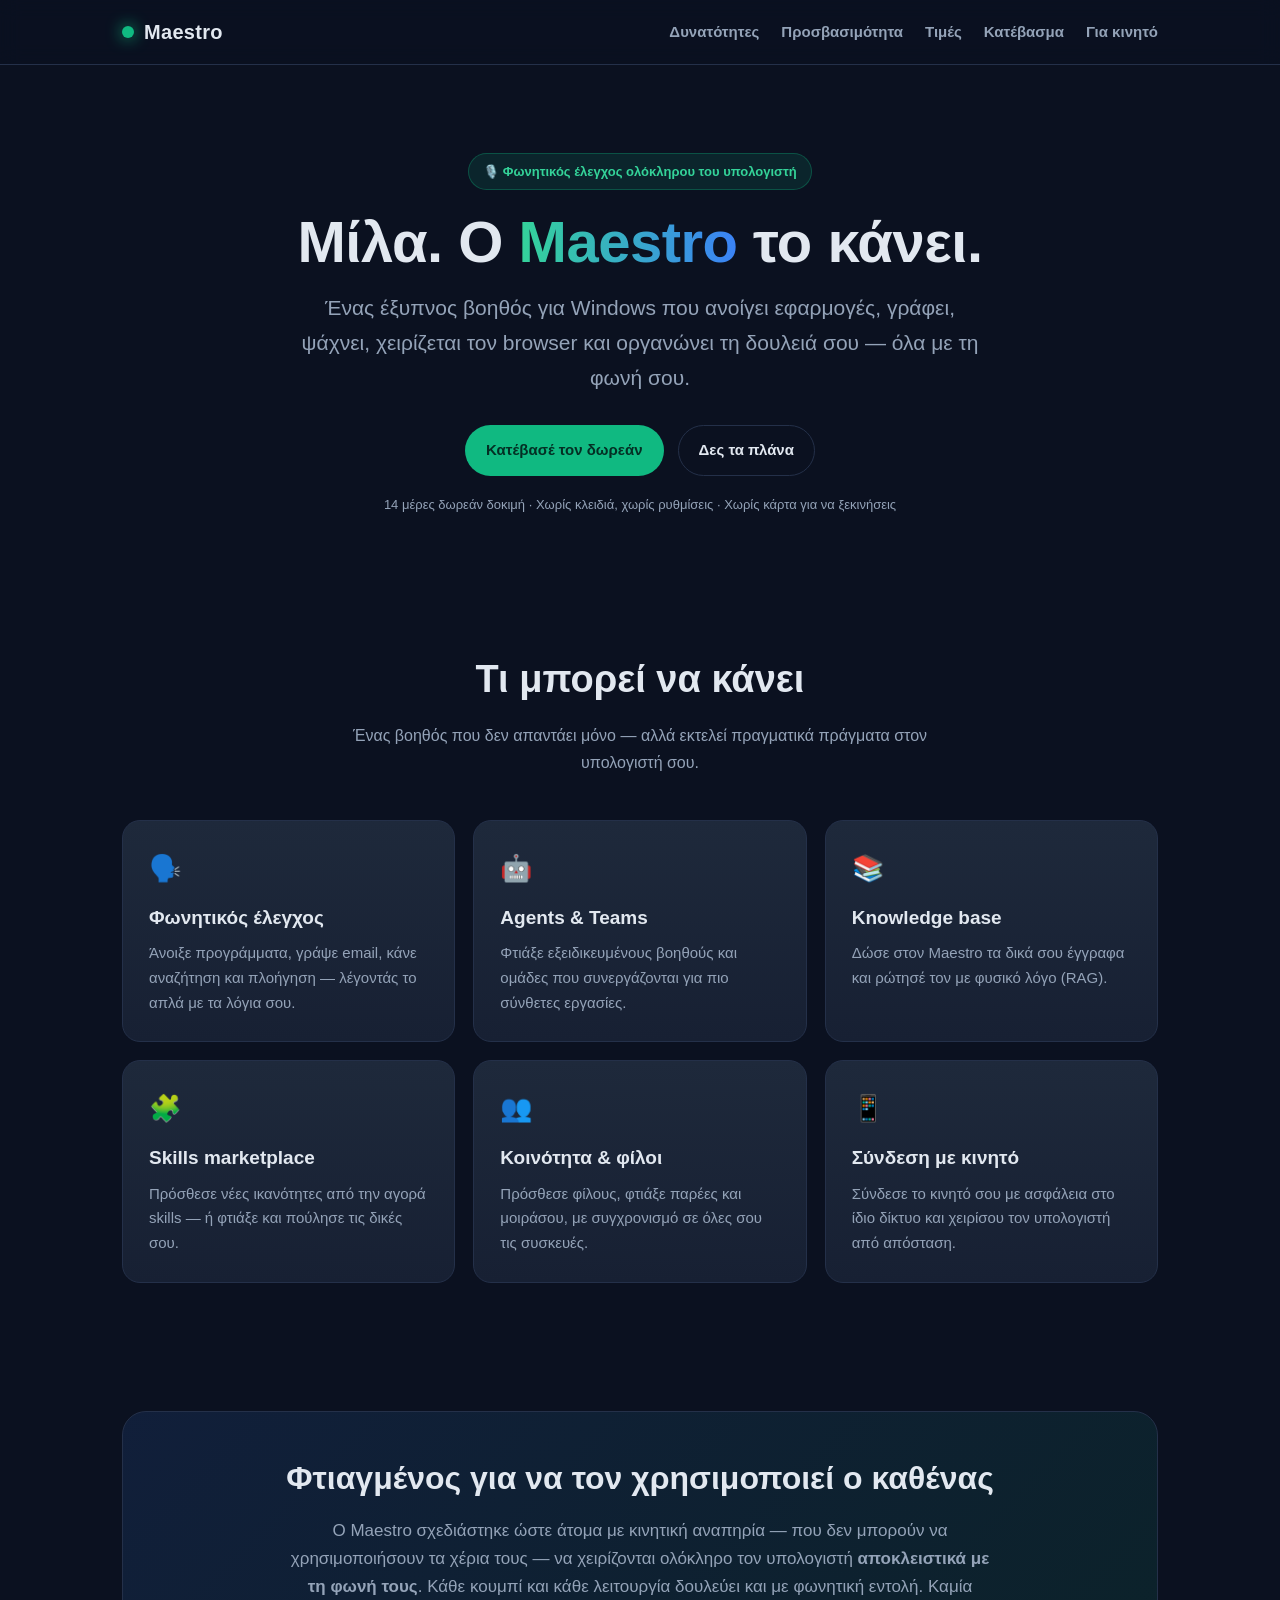
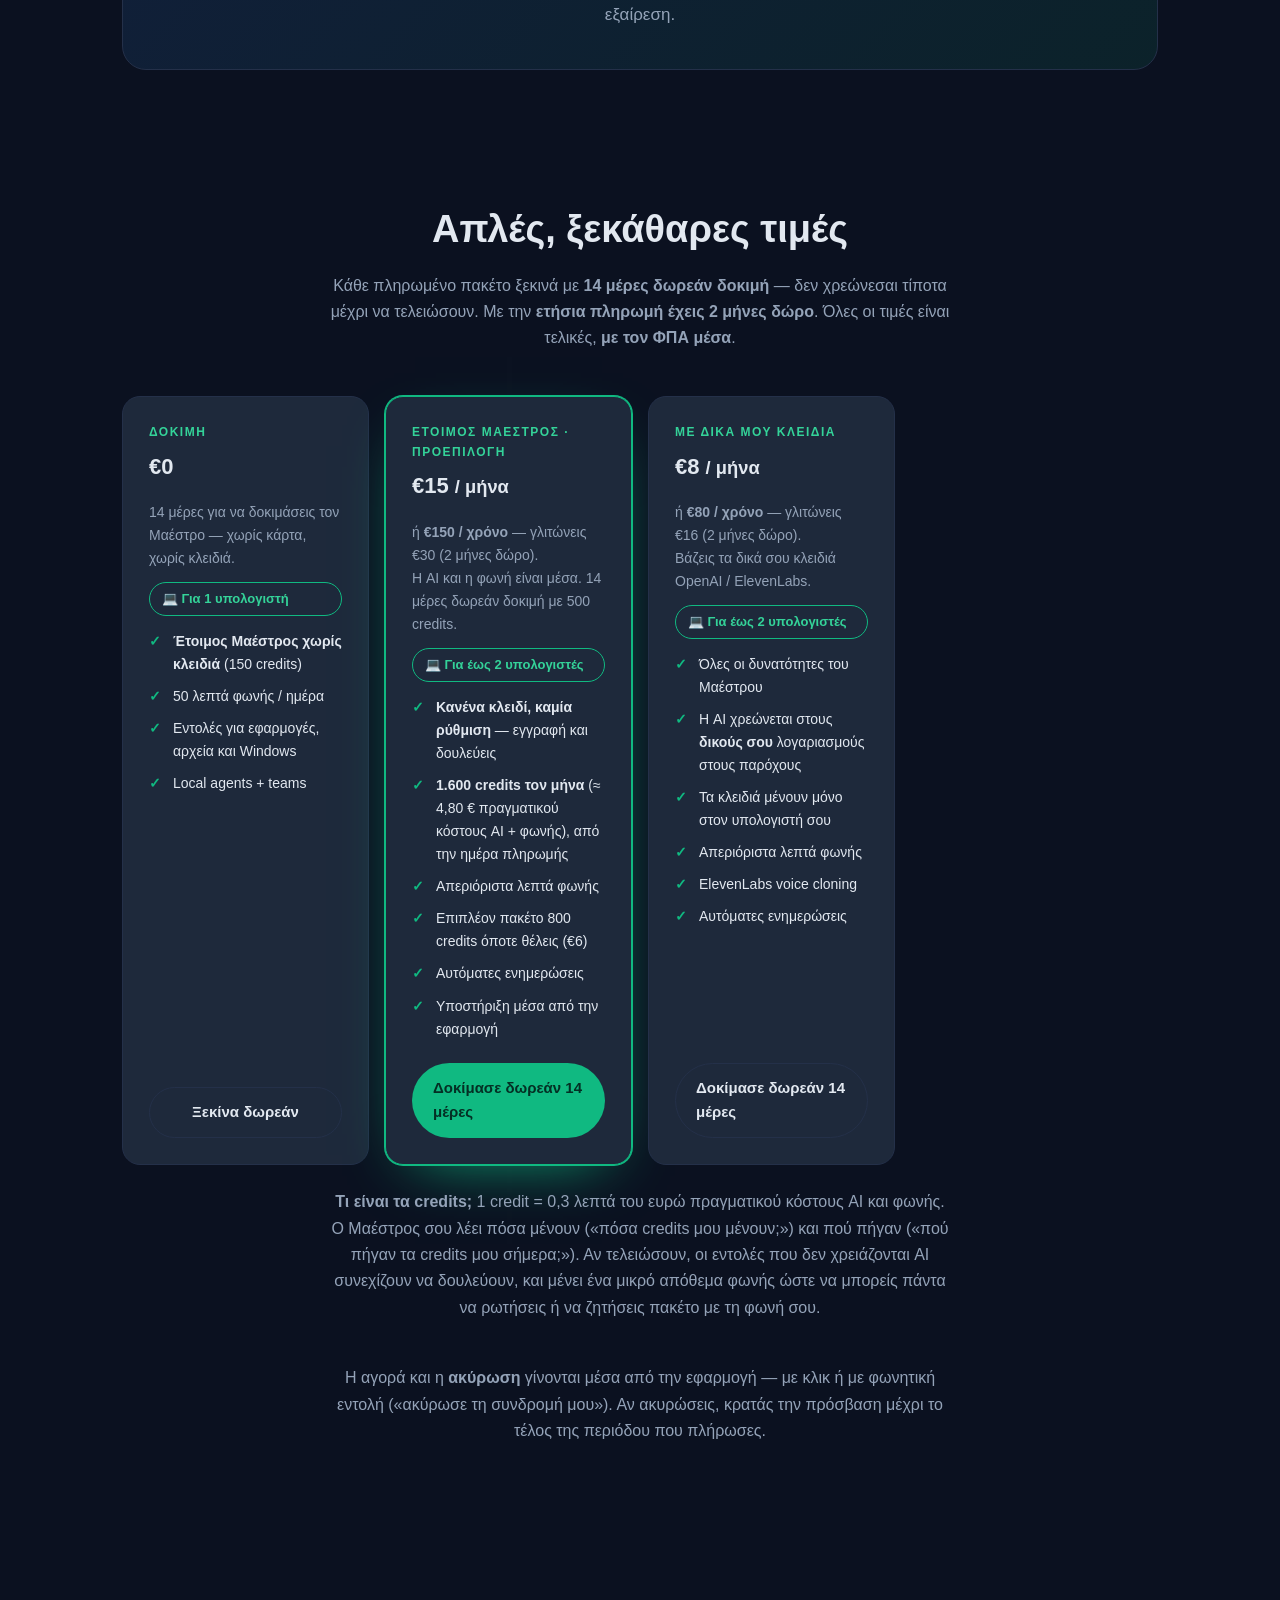
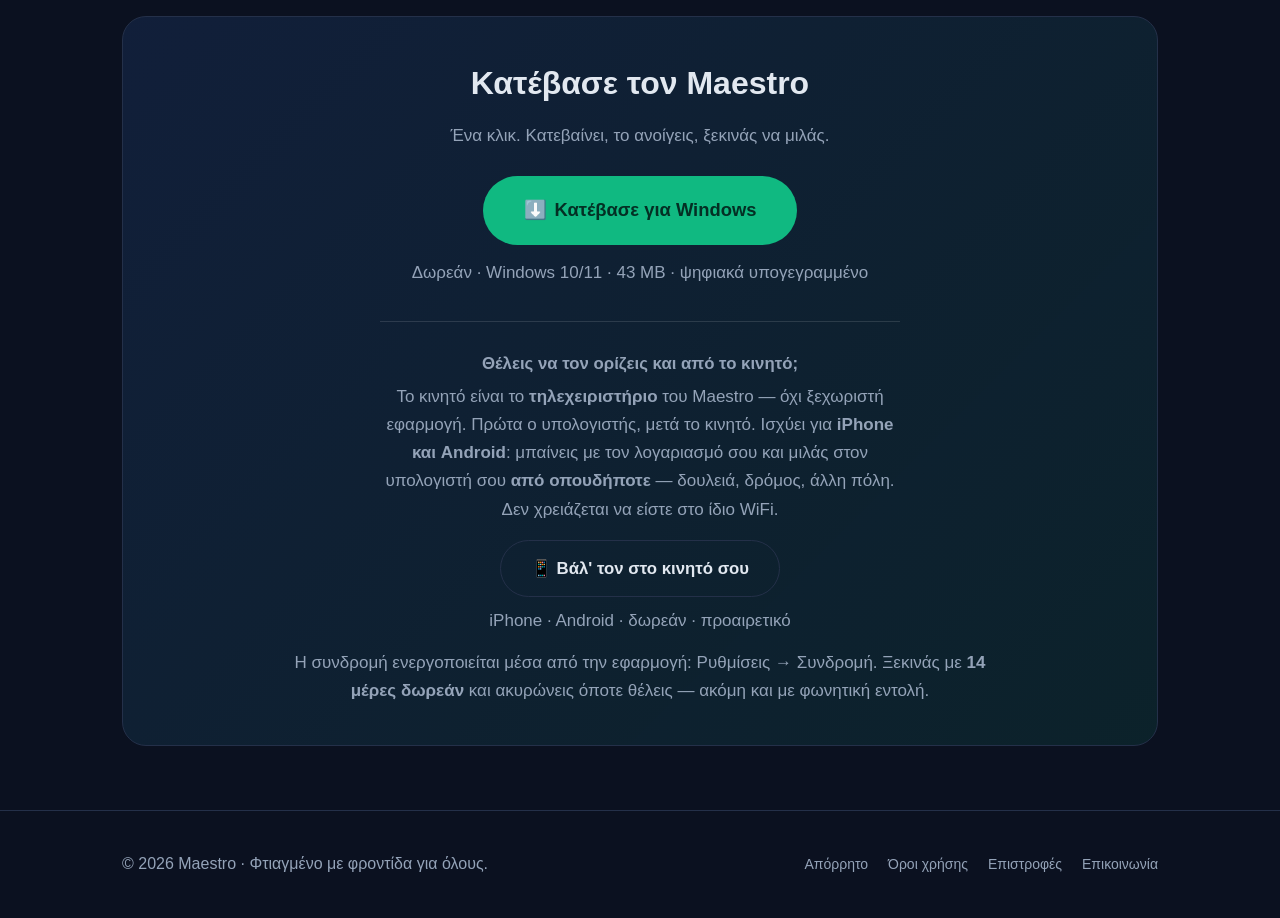
<file: index.html>
<!DOCTYPE html>
<html lang="el">
<head>
  <meta charset="UTF-8" />
  <meta name="viewport" content="width=device-width, initial-scale=1" />
  <title>Maestro — Ο φωνητικός βοηθός που ελέγχει τον υπολογιστή σου</title>
  <meta name="description" content="Ο Maestro είναι ένας φωνητικός βοηθός AI για Windows που χειρίζεται όλον τον υπολογιστή με τη φωνή σου — σχεδιασμένος ώστε να μπορεί να τον χρησιμοποιεί ο καθένας, ακόμη και χωρίς χέρια." />
  <meta property="og:title" content="Maestro — Φωνητικός βοηθός για τον υπολογιστή σου" />
  <meta property="og:description" content="Χειρίσου όλον τον υπολογιστή με τη φωνή σου. Agents, skills marketplace, κοινότητα, σύνδεση με κινητό." />
  <meta property="og:type" content="website" />
  <link rel="stylesheet" href="styles.css" />
<style>
  .dlhelp{position:fixed;inset:0;z-index:9999;background:rgba(8,10,20,.72);backdrop-filter:blur(4px);display:flex;align-items:center;justify-content:center;padding:20px;}
  .dlhelp[hidden]{display:none;}
  .dlhelp-box{position:relative;background:#fff;color:#12141c;border-radius:20px;max-width:560px;width:100%;padding:34px 30px 30px;box-shadow:0 30px 80px rgba(0,0,0,.45);text-align:left;max-height:92vh;overflow:auto;}
  .dlhelp-x{position:absolute;top:10px;right:14px;background:none;border:0;font-size:2.2rem;line-height:1;color:#8b90a0;cursor:pointer;padding:6px 10px;}
  .dlhelp-x:hover{color:#12141c;}
  .dlhelp-step{display:inline-block;background:#e6f7ec;color:#1a7f42;font-weight:700;font-size:1rem;padding:6px 14px;border-radius:999px;margin-bottom:12px;}
  .dlhelp-box h3{font-size:1.6rem;line-height:1.25;margin:0 0 14px;color:#12141c;}
  .dlhelp-arrow{font-size:1.15rem;color:#c2410c;background:#fff4ed;border:2px dashed #fdba74;border-radius:12px;padding:10px 14px;margin-bottom:16px;text-align:center;}
  .dlhelp-mock{border:2px solid #e3e5ec;border-radius:14px;overflow:hidden;margin-bottom:18px;}
  .dlhelp-mock-row{display:flex;align-items:center;gap:12px;padding:14px 16px;background:#f7f8fb;}
  .dlhelp-mock-ico{font-size:1.6rem;}
  .dlhelp-mock-name{flex:1;font-size:.95rem;font-weight:600;word-break:break-all;}
  .dlhelp-mock-name small{font-weight:500;color:#b91c1c;}
  .dlhelp-mock-dots{font-size:1.7rem;font-weight:700;color:#12141c;background:#ffe9a8;border-radius:8px;padding:0 10px;animation:dlpulse 1.3s ease-in-out infinite;}
  @keyframes dlpulse{0%,100%{transform:scale(1);}50%{transform:scale(1.25);}}
  @media (prefers-reduced-motion: reduce){.dlhelp-mock-dots{animation:none;}}
  .dlhelp-mock-menu{display:flex;flex-direction:column;border-top:2px solid #e3e5ec;}
  .dlhelp-mock-keep{padding:12px 16px;font-weight:800;background:#e6f7ec;color:#1a7f42;}
  .dlhelp-mock-other{padding:12px 16px;color:#9aa0ae;}
  .dlhelp-list{margin:0 0 18px;padding-left:22px;font-size:1.1rem;line-height:1.85;color:#12141c;}
  .dlhelp-why{font-size:.98rem;line-height:1.6;color:#4b5162;background:#f5f6fa;border-radius:12px;padding:14px 16px;margin:0 0 20px;}
  .dlhelp-ok{width:100%;font-size:1.15rem;padding:16px 20px;}
</style>
</head>
<body>
  <header class="site-header">
    <div class="container">
      <a class="brand" href="index.html"><span class="dot"></span> Maestro</a>
      <nav class="nav">
        <a href="#features">Δυνατότητες</a>
        <a href="#accessibility">Προσβασιμότητα</a>
        <a href="#pricing">Τιμές</a>
        <a href="#download">Κατέβασμα</a>
        <a href="mobile.html">Για κινητό</a>
      </nav>
    </div>
  </header>

  <main>
    <!-- HERO -->
    <section class="hero">
      <div class="container">
        <span class="badge">🎙️ Φωνητικός έλεγχος ολόκληρου του υπολογιστή</span>
        <h1>Μίλα. Ο <span class="grad">Maestro</span> το κάνει.</h1>
        <p class="lead">
          Ένας έξυπνος βοηθός για Windows που ανοίγει εφαρμογές, γράφει, ψάχνει,
          χειρίζεται τον browser και οργανώνει τη δουλειά σου — όλα με τη φωνή σου.
        </p>
        <div class="cta">
          <a class="btn btn-primary" href="#download">Κατέβασέ τον δωρεάν</a>
          <a class="btn btn-ghost" href="#pricing">Δες τα πλάνα</a>
        </div>
        <p class="fineprint">14 μέρες δωρεάν δοκιμή · Χωρίς κλειδιά, χωρίς ρυθμίσεις · Χωρίς κάρτα για να ξεκινήσεις</p>
      </div>
    </section>

    <!-- FEATURES -->
    <section id="features">
      <div class="container">
        <h2 class="section-title">Τι μπορεί να κάνει</h2>
        <p class="section-sub">Ένας βοηθός που δεν απαντάει μόνο — αλλά εκτελεί πραγματικά πράγματα στον υπολογιστή σου.</p>
        <div class="grid grid-3">
          <div class="card">
            <div class="ico">🗣️</div>
            <h3>Φωνητικός έλεγχος</h3>
            <p>Άνοιξε προγράμματα, γράψε email, κάνε αναζήτηση και πλοήγηση — λέγοντάς το απλά με τα λόγια σου.</p>
          </div>
          <div class="card">
            <div class="ico">🤖</div>
            <h3>Agents &amp; Teams</h3>
            <p>Φτιάξε εξειδικευμένους βοηθούς και ομάδες που συνεργάζονται για πιο σύνθετες εργασίες.</p>
          </div>
          <div class="card">
            <div class="ico">📚</div>
            <h3>Knowledge base</h3>
            <p>Δώσε στον Maestro τα δικά σου έγγραφα και ρώτησέ τον με φυσικό λόγο (RAG).</p>
          </div>
          <div class="card">
            <div class="ico">🧩</div>
            <h3>Skills marketplace</h3>
            <p>Πρόσθεσε νέες ικανότητες από την αγορά skills — ή φτιάξε και πούλησε τις δικές σου.</p>
          </div>
          <div class="card">
            <div class="ico">👥</div>
            <h3>Κοινότητα &amp; φίλοι</h3>
            <p>Πρόσθεσε φίλους, φτιάξε παρέες και μοιράσου, με συγχρονισμό σε όλες σου τις συσκευές.</p>
          </div>
          <div class="card">
            <div class="ico">📱</div>
            <h3>Σύνδεση με κινητό</h3>
            <p>Σύνδεσε το κινητό σου με ασφάλεια στο ίδιο δίκτυο και χειρίσου τον υπολογιστή από απόσταση.</p>
          </div>
        </div>
      </div>
    </section>

    <!-- ACCESSIBILITY -->
    <section id="accessibility">
      <div class="container">
        <div class="access">
          <h2>Φτιαγμένος για να τον χρησιμοποιεί ο καθένας</h2>
          <p>
            Ο Maestro σχεδιάστηκε ώστε άτομα με κινητική αναπηρία — που δεν μπορούν να
            χρησιμοποιήσουν τα χέρια τους — να χειρίζονται ολόκληρο τον υπολογιστή
            <strong>αποκλειστικά με τη φωνή τους</strong>. Κάθε κουμπί και κάθε λειτουργία
            δουλεύει και με φωνητική εντολή. Καμία εξαίρεση.
          </p>
        </div>
      </div>
    </section>

    <!-- PRICING -->
    <section id="pricing">
      <div class="container">
        <h2 class="section-title">Απλές, ξεκάθαρες τιμές</h2>
        <p class="section-sub">Κάθε πληρωμένο πακέτο ξεκινά με <strong>14 μέρες δωρεάν δοκιμή</strong> — δεν χρεώνεσαι τίποτα μέχρι να τελειώσουν. Με την <strong>ετήσια πληρωμή έχεις 2 μήνες δώρο</strong>. Όλες οι τιμές είναι τελικές, <strong>με τον ΦΠΑ μέσα</strong>.</p>
        <div class="pricing">
          <div class="plan">
            <span class="tag">Δοκιμή</span>
            <h3>€0</h3>
            <p class="desc">14 μέρες για να δοκιμάσεις τον Μαέστρο — χωρίς κάρτα, χωρίς κλειδιά.</p>
            <p class="devices">💻 Για 1 υπολογιστή</p>
            <ul>
              <li><strong>Έτοιμος Μαέστρος χωρίς κλειδιά</strong> (150 credits)</li>
              <li>50 λεπτά φωνής / ημέρα</li>
              <li>Εντολές για εφαρμογές, αρχεία και Windows</li>
              <li>Local agents + teams</li>
            </ul>
            <a class="btn btn-ghost" href="#download">Ξεκίνα δωρεάν</a>
          </div>

          <div class="plan featured">
            <span class="tag">Έτοιμος Μαέστρος · Προεπιλογή</span>
            <h3>€15 <small>/ μήνα</small></h3>
            <p class="desc">ή <strong>€150 / χρόνο</strong> — γλιτώνεις €30 (2 μήνες δώρο).<br>Η AI και η φωνή είναι μέσα. 14 μέρες δωρεάν δοκιμή με 500 credits.</p>
            <p class="devices">💻 Για έως 2 υπολογιστές</p>
            <ul>
              <li><strong>Κανένα κλειδί, καμία ρύθμιση</strong> — εγγραφή και δουλεύεις</li>
              <li><strong>1.600 credits τον μήνα</strong> (≈ 4,80 € πραγματικού κόστους AI + φωνής), από την ημέρα πληρωμής</li>
              <li>Απεριόριστα λεπτά φωνής</li>
              <li>Επιπλέον πακέτο 800 credits όποτε θέλεις (€6)</li>
              <li>Αυτόματες ενημερώσεις</li>
              <li>Υποστήριξη μέσα από την εφαρμογή</li>
            </ul>
            <a class="btn btn-primary" href="#download">Δοκίμασε δωρεάν 14 μέρες</a>
          </div>

          <div class="plan">
            <span class="tag">Με δικά μου κλειδιά</span>
            <h3>€8 <small>/ μήνα</small></h3>
            <p class="desc">ή <strong>€80 / χρόνο</strong> — γλιτώνεις €16 (2 μήνες δώρο).<br>Βάζεις τα δικά σου κλειδιά OpenAI / ElevenLabs.</p>
            <p class="devices">💻 Για έως 2 υπολογιστές</p>
            <ul>
              <li>Όλες οι δυνατότητες του Μαέστρου</li>
              <li>Η AI χρεώνεται στους <strong>δικούς σου</strong> λογαριασμούς στους παρόχους</li>
              <li>Τα κλειδιά μένουν μόνο στον υπολογιστή σου</li>
              <li>Απεριόριστα λεπτά φωνής</li>
              <li>ElevenLabs voice cloning</li>
              <li>Αυτόματες ενημερώσεις</li>
            </ul>
            <a class="btn btn-ghost" href="#download">Δοκίμασε δωρεάν 14 μέρες</a>
          </div>
        </div>
        <p class="section-sub" style="margin-top:24px">
          <strong>Τι είναι τα credits;</strong> 1 credit = 0,3 λεπτά του ευρώ πραγματικού κόστους AI και φωνής. Ο Μαέστρος σου λέει
          πόσα μένουν («πόσα credits μου μένουν;») και πού πήγαν («πού πήγαν τα credits μου σήμερα;»). Αν τελειώσουν, οι εντολές που
          δεν χρειάζονται AI συνεχίζουν να δουλεύουν, και μένει ένα μικρό απόθεμα φωνής ώστε να μπορείς πάντα να ρωτήσεις ή να
          ζητήσεις πακέτο με τη φωνή σου.
        </p>
        <p class="section-sub">
          Η αγορά και η <strong>ακύρωση</strong> γίνονται μέσα από την εφαρμογή — με κλικ ή με φωνητική εντολή
          («ακύρωσε τη συνδρομή μου»). Αν ακυρώσεις, κρατάς την πρόσβαση μέχρι το τέλος της περιόδου που πλήρωσες.
        </p>
      </div>
    </section>

    <!-- DOWNLOAD -->
    <section id="download">
      <div class="container">
        <div class="access">
          <h2>Κατέβασε τον Maestro</h2>
          <p>Ένα κλικ. Κατεβαίνει, το ανοίγεις, ξεκινάς να μιλάς.</p>
          <div class="cta" style="justify-content:center; margin-top: 26px;">
            <a class="btn btn-primary"
               id="dlWin"
               data-uid="site.download.windows"
               data-voice-command="κατέβασε τον Μαέστρο για Windows"
               style="font-size:1.15rem; padding:18px 40px;"
               href="https://github.com/maestrodev148-web/maestro-releases/releases/latest/download/Maestro-Windows-Setup.exe">
              ⬇️ <span id="dlWinLabel">Κατέβασε για Windows</span>
            </a>
          </div>
          <p class="fineprint" id="dlWinNote" style="margin-top:14px;">Δωρεάν · Windows 10/11 · 43 MB · ψηφιακά υπογεγραμμένο</p>
          <!-- Δημόσιος μετρητής (30/10/2026): τρία σύνολα από τον server μας. Μένει κρυφός αν δεν απαντήσει — ποτέ ψεύτικο νούμερο. -->
          <p class="fineprint" id="siteCounter" hidden style="margin-top:6px;" data-uid="site.stats.counter" data-voice-command="πόσοι χρησιμοποιούν τον Μαέστρο"></p>

          <div style="max-width:520px; margin:34px auto 0; padding-top:28px; border-top:1px solid rgba(255,255,255,.12);">
            <p style="font-size:1.05rem; margin:0 0 6px;"><strong>Θέλεις να τον ορίζεις και από το κινητό;</strong></p>
            <p class="fineprint" style="margin:0 0 16px;">
              Το κινητό είναι το <strong>τηλεχειριστήριο</strong> του Maestro — όχι ξεχωριστή εφαρμογή.
              Πρώτα ο υπολογιστής, μετά το κινητό. Ισχύει για <strong>iPhone και Android</strong>:
              μπαίνεις με τον λογαριασμό σου και μιλάς στον υπολογιστή σου
              <strong>από οπουδήποτε</strong> — δουλειά, δρόμος, άλλη πόλη. Δεν χρειάζεται να είστε στο ίδιο WiFi.
            </p>
            <a class="btn btn-ghost"
               data-uid="site.download.mobile"
               data-voice-command="άνοιξε τη σελίδα για κινητό"
               style="font-size:1.05rem; padding:14px 30px;"
               href="mobile.html">
              📱 Βάλ' τον στο κινητό σου
            </a>
            <p class="fineprint" style="margin-top:10px;">iPhone · Android · δωρεάν · προαιρετικό</p>
          </div>
          <p class="fineprint" style="margin-top:14px;">
            Η συνδρομή ενεργοποιείται μέσα από την εφαρμογή: Ρυθμίσεις → Συνδρομή. Ξεκινάς με <strong>14 μέρες δωρεάν</strong> και ακυρώνεις όποτε θέλεις — ακόμη και με φωνητική εντολή.
          </p>
        </div>
      </div>
    </section>

    <!-- ΟΔΗΓΟΣ ΠΟΥ ΕΜΦΑΝΙΖΕΤΑΙ ΜΟΛΙΣ ΠΑΤΗΘΕΙ ΤΟ ΚΑΤΕΒΑΣΜΑ -->
    <div id="dlHelp" class="dlhelp" hidden>
      <div class="dlhelp-box" role="dialog" aria-modal="true" aria-labelledby="dlHelpTitle">
        <button class="dlhelp-x" id="dlHelpClose"
                data-uid="site.download.help.close"
                data-voice-command="κλείσε τον οδηγό λήψης"
                aria-label="Κλείσιμο">×</button>

        <div class="dlhelp-step">Κατεβαίνει τώρα ✅</div>
        <h3 id="dlHelpTitle">Ο browser θα σε ρωτήσει. Κάνε αυτό:</h3>

        <div class="dlhelp-arrow">Κοίτα <strong>πάνω δεξιά</strong> ↗</div>

        <div class="dlhelp-mock">
          <div class="dlhelp-mock-row">
            <span class="dlhelp-mock-ico">📄</span>
            <span class="dlhelp-mock-name">Maestro-Windows-Setup.exe<br><small>Δεν έχει επιβεβαιωθεί</small></span>
            <span class="dlhelp-mock-dots">⋮</span>
          </div>
          <div class="dlhelp-mock-menu">
            <span class="dlhelp-mock-keep">Διατήρηση</span>
            <span class="dlhelp-mock-other">Διαγραφή</span>
          </div>
        </div>

        <ol class="dlhelp-list">
          <li>Πάτα τις <strong>τρεις τελείες ⋮</strong> δίπλα στο αρχείο</li>
          <li>Διάλεξε <strong>«Διατήρηση»</strong></li>
          <li>Μετά πάτα <strong>«Άνοιγμα»</strong> — ξεκινά η εγκατάσταση</li>
        </ol>

        <p class="dlhelp-why">
          <strong>Γιατί ρωτάει;</strong> Επειδή ο Maestro είναι καινούργιο πρόγραμμα και δεν τον έχουν
          κατεβάσει ακόμη πολλοί. <em>Δεν</em> σημαίνει ότι είναι επικίνδυνος. Το αρχείο είναι ψηφιακά
          υπογεγραμμένο στο όνομα <strong>Andreas Kariavoulas</strong> και κατεβαίνει απευθείας από το GitHub.
        </p>

        <button class="btn btn-primary dlhelp-ok" id="dlHelpOk"
                data-uid="site.download.help.ok"
                data-voice-command="το κατάλαβα">Το κατάλαβα</button>
      </div>
    </div>
  </main>

  <footer class="site-footer">
    <div class="container">
      <div>© <span id="year">2026</span> Maestro · Φτιαγμένο με φροντίδα για όλους.</div>
      <nav class="links">
        <a href="privacy.html">Απόρρητο</a>
        <a href="terms.html">Όροι χρήσης</a>
        <a href="refund.html">Επιστροφές</a>
        <a href="mailto:maestrodev148@gmail.com">Επικοινωνία</a>
      </nav>
    </div>
  </footer>

  <script>
    document.getElementById('year').textContent = String(new Date().getFullYear());

    /* Το κουμπί λέει ΠΟΙΑ έκδοση κατεβάζει — τη ρωτάμε ζωντανά, δεν τη γράφουμε
       στο χέρι (αλλιώς μένει πίσω σε κάθε νέα έκδοση, όπως έγινε με την 1.0.7).
       Αν δεν απαντήσει το GitHub, μένει το ουδέτερο κείμενο — καμία ψεύτικη πληροφορία. */
    (function () {
      var label = document.getElementById('dlWinLabel');
      var note = document.getElementById('dlWinNote');
      if (!label) return;
      try {
        fetch('https://api.github.com/repos/maestrodev148-web/maestro-releases/releases/latest', {
          headers: { Accept: 'application/vnd.github+json' }
        })
          .then(function (r) { return r.ok ? r.json() : null; })
          .then(function (j) {
            var tag = j && j.tag_name ? String(j.tag_name).replace(/^v/, '') : '';
            if (!/^\d+\.\d+\.\d+/.test(tag)) return;
            label.textContent = 'Κατέβασε την έκδοση ' + tag + ' για Windows';
            if (note) note.textContent = 'Δωρεάν · Windows 10/11 · έκδοση ' + tag + ' · ψηφιακά υπογεγραμμένο';
          })
          .catch(function () { /* χωρίς δίκτυο — κρατάμε το ουδέτερο κείμενο */ });
      } catch (e) { /* ignore */ }
    })();

    /* Δημόσιος μετρητής: λήψεις (GitHub) + εγκαταστάσεις + ενεργοί 30 ημερών από τον server μας
       (/v1/stats/public — τρία σύνολα, τίποτα προσωπικό, ίδιες πηγές με την ιδιωτική σελίδα στατιστικών).
       Αν ο server δεν απαντήσει, η γραμμή μένει κρυφή — δεν δείχνουμε ποτέ νούμερο που δεν ξέρουμε. */
    (function () {
      var el = document.getElementById('siteCounter');
      if (!el) return;
      try {
        fetch('https://maestro-cloud-production.up.railway.app/v1/stats/public', { headers: { Accept: 'application/json' } })
          .then(function (r) { return r.ok ? r.json() : null; })
          .then(function (j) {
            if (!j || typeof j.installs !== 'number' || typeof j.active30 !== 'number') return;
            var fmt = function (n) { return new Intl.NumberFormat('el-GR').format(n); };
            var parts = [];
            if (typeof j.downloads === 'number') parts.push(fmt(j.downloads) + ' λήψεις');
            parts.push(fmt(j.installs) + (j.installs === 1 ? ' εγκατάσταση' : ' εγκαταστάσεις'));
            parts.push(fmt(j.active30) + (j.active30 === 1 ? ' ενεργός' : ' ενεργοί') + ' τις τελευταίες 30 ημέρες');
            el.textContent = parts.join(' · ');
            el.hidden = false;
          })
          .catch(function () { /* χωρίς server — η γραμμή μένει κρυφή */ });
      } catch (e) { /* ignore */ }
    })();

    (function () {
      var link = document.getElementById('dlWin');
      var help = document.getElementById('dlHelp');
      if (!link || !help) return;

      var lastFocus = null;
      function openHelp() {
        lastFocus = document.activeElement;
        help.hidden = false;
        document.body.style.overflow = 'hidden';
        var ok = document.getElementById('dlHelpOk');
        if (ok) ok.focus();
      }
      function closeHelp() {
        help.hidden = true;
        document.body.style.overflow = '';
        if (lastFocus && lastFocus.focus) lastFocus.focus();
      }

      link.addEventListener('click', function () { setTimeout(openHelp, 700); });
      document.getElementById('dlHelpClose').addEventListener('click', closeHelp);
      document.getElementById('dlHelpOk').addEventListener('click', closeHelp);
      help.addEventListener('click', function (e) { if (e.target === help) closeHelp(); });
      document.addEventListener('keydown', function (e) { if (e.key === 'Escape' && !help.hidden) closeHelp(); });
    })();
  </script>
</body>
</html>
</file>
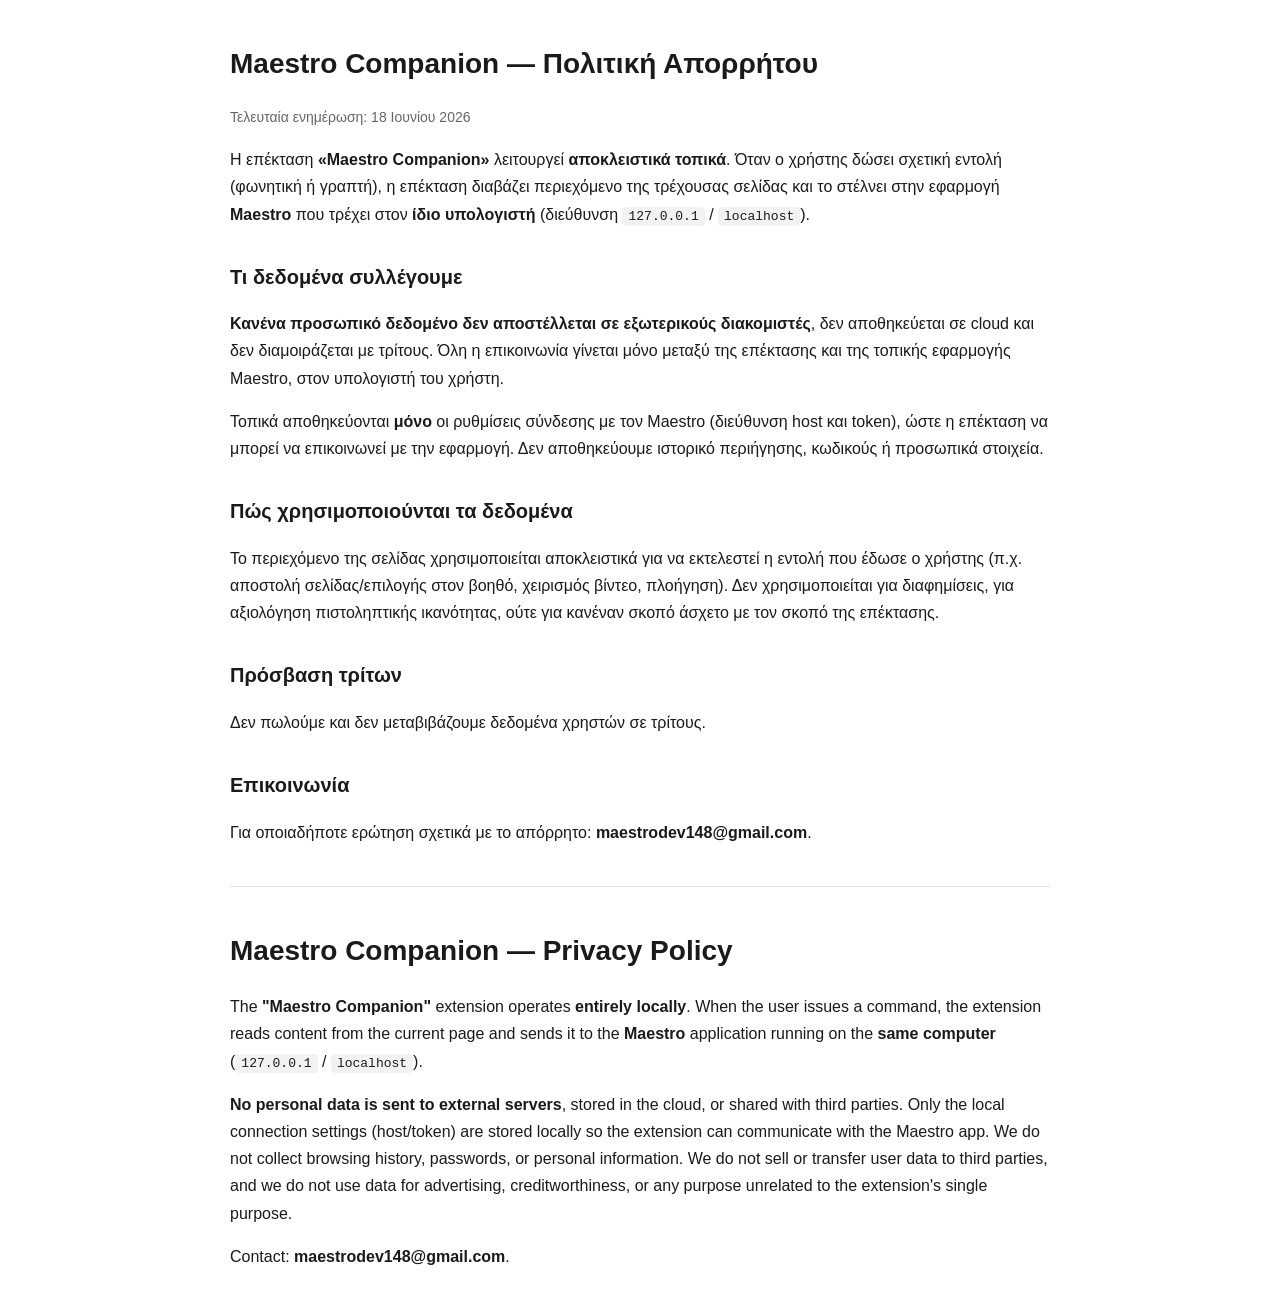
<file: extension-privacy.html>
<!DOCTYPE html>
<html lang="el">
<head>
<meta charset="UTF-8" />
<meta name="viewport" content="width=device-width, initial-scale=1" />
<title>Maestro Companion — Πολιτική Απορρήτου / Privacy Policy</title>
<style>
  body { font-family: -apple-system, "Segoe UI", Roboto, Arial, sans-serif;
    max-width: 820px; margin: 40px auto; padding: 0 20px; line-height: 1.7; color: #1a1a1a; }
  h1 { font-size: 28px; } h2 { font-size: 20px; margin-top: 32px; }
  code { background: #f2f2f2; padding: 2px 6px; border-radius: 4px; }
  .muted { color: #666; font-size: 14px; }
  hr { border: none; border-top: 1px solid #e2e2e2; margin: 40px 0; }
</style>
</head>
<body>
  <h1>Maestro Companion — Πολιτική Απορρήτου</h1>
  <p class="muted">Τελευταία ενημέρωση: 18 Ιουνίου 2026</p>

  <p>
    Η επέκταση <strong>«Maestro Companion»</strong> λειτουργεί <strong>αποκλειστικά τοπικά</strong>.
    Όταν ο χρήστης δώσει σχετική εντολή (φωνητική ή γραπτή), η επέκταση διαβάζει περιεχόμενο
    της τρέχουσας σελίδας και το στέλνει στην εφαρμογή <strong>Maestro</strong> που τρέχει στον
    <strong>ίδιο υπολογιστή</strong> (διεύθυνση <code>127.0.0.1</code> / <code>localhost</code>).
  </p>

  <h2>Τι δεδομένα συλλέγουμε</h2>
  <p>
    <strong>Κανένα προσωπικό δεδομένο δεν αποστέλλεται σε εξωτερικούς διακομιστές</strong>, δεν
    αποθηκεύεται σε cloud και δεν διαμοιράζεται με τρίτους. Όλη η επικοινωνία γίνεται μόνο μεταξύ
    της επέκτασης και της τοπικής εφαρμογής Maestro, στον υπολογιστή του χρήστη.
  </p>
  <p>
    Τοπικά αποθηκεύονται <strong>μόνο</strong> οι ρυθμίσεις σύνδεσης με τον Maestro
    (διεύθυνση host και token), ώστε η επέκταση να μπορεί να επικοινωνεί με την εφαρμογή.
    Δεν αποθηκεύουμε ιστορικό περιήγησης, κωδικούς ή προσωπικά στοιχεία.
  </p>

  <h2>Πώς χρησιμοποιούνται τα δεδομένα</h2>
  <p>
    Το περιεχόμενο της σελίδας χρησιμοποιείται αποκλειστικά για να εκτελεστεί η εντολή που έδωσε
    ο χρήστης (π.χ. αποστολή σελίδας/επιλογής στον βοηθό, χειρισμός βίντεο, πλοήγηση). Δεν
    χρησιμοποιείται για διαφημίσεις, για αξιολόγηση πιστοληπτικής ικανότητας, ούτε για κανέναν
    σκοπό άσχετο με τον σκοπό της επέκτασης.
  </p>

  <h2>Πρόσβαση τρίτων</h2>
  <p>
    Δεν πωλούμε και δεν μεταβιβάζουμε δεδομένα χρηστών σε τρίτους.
  </p>

  <h2>Επικοινωνία</h2>
  <p>
    Για οποιαδήποτε ερώτηση σχετικά με το απόρρητο: <strong>maestrodev148@gmail.com</strong>.
  </p>

  <hr />

  <h1>Maestro Companion — Privacy Policy</h1>
  <p>
    The <strong>"Maestro Companion"</strong> extension operates <strong>entirely locally</strong>.
    When the user issues a command, the extension reads content from the current page and sends it
    to the <strong>Maestro</strong> application running on the <strong>same computer</strong>
    (<code>127.0.0.1</code> / <code>localhost</code>).
  </p>
  <p>
    <strong>No personal data is sent to external servers</strong>, stored in the cloud, or shared
    with third parties. Only the local connection settings (host/token) are stored locally so the
    extension can communicate with the Maestro app. We do not collect browsing history, passwords,
    or personal information. We do not sell or transfer user data to third parties, and we do not
    use data for advertising, creditworthiness, or any purpose unrelated to the extension's single
    purpose.
  </p>
  <p>Contact: <strong>maestrodev148@gmail.com</strong>.</p>
</body>
</html>
</file>
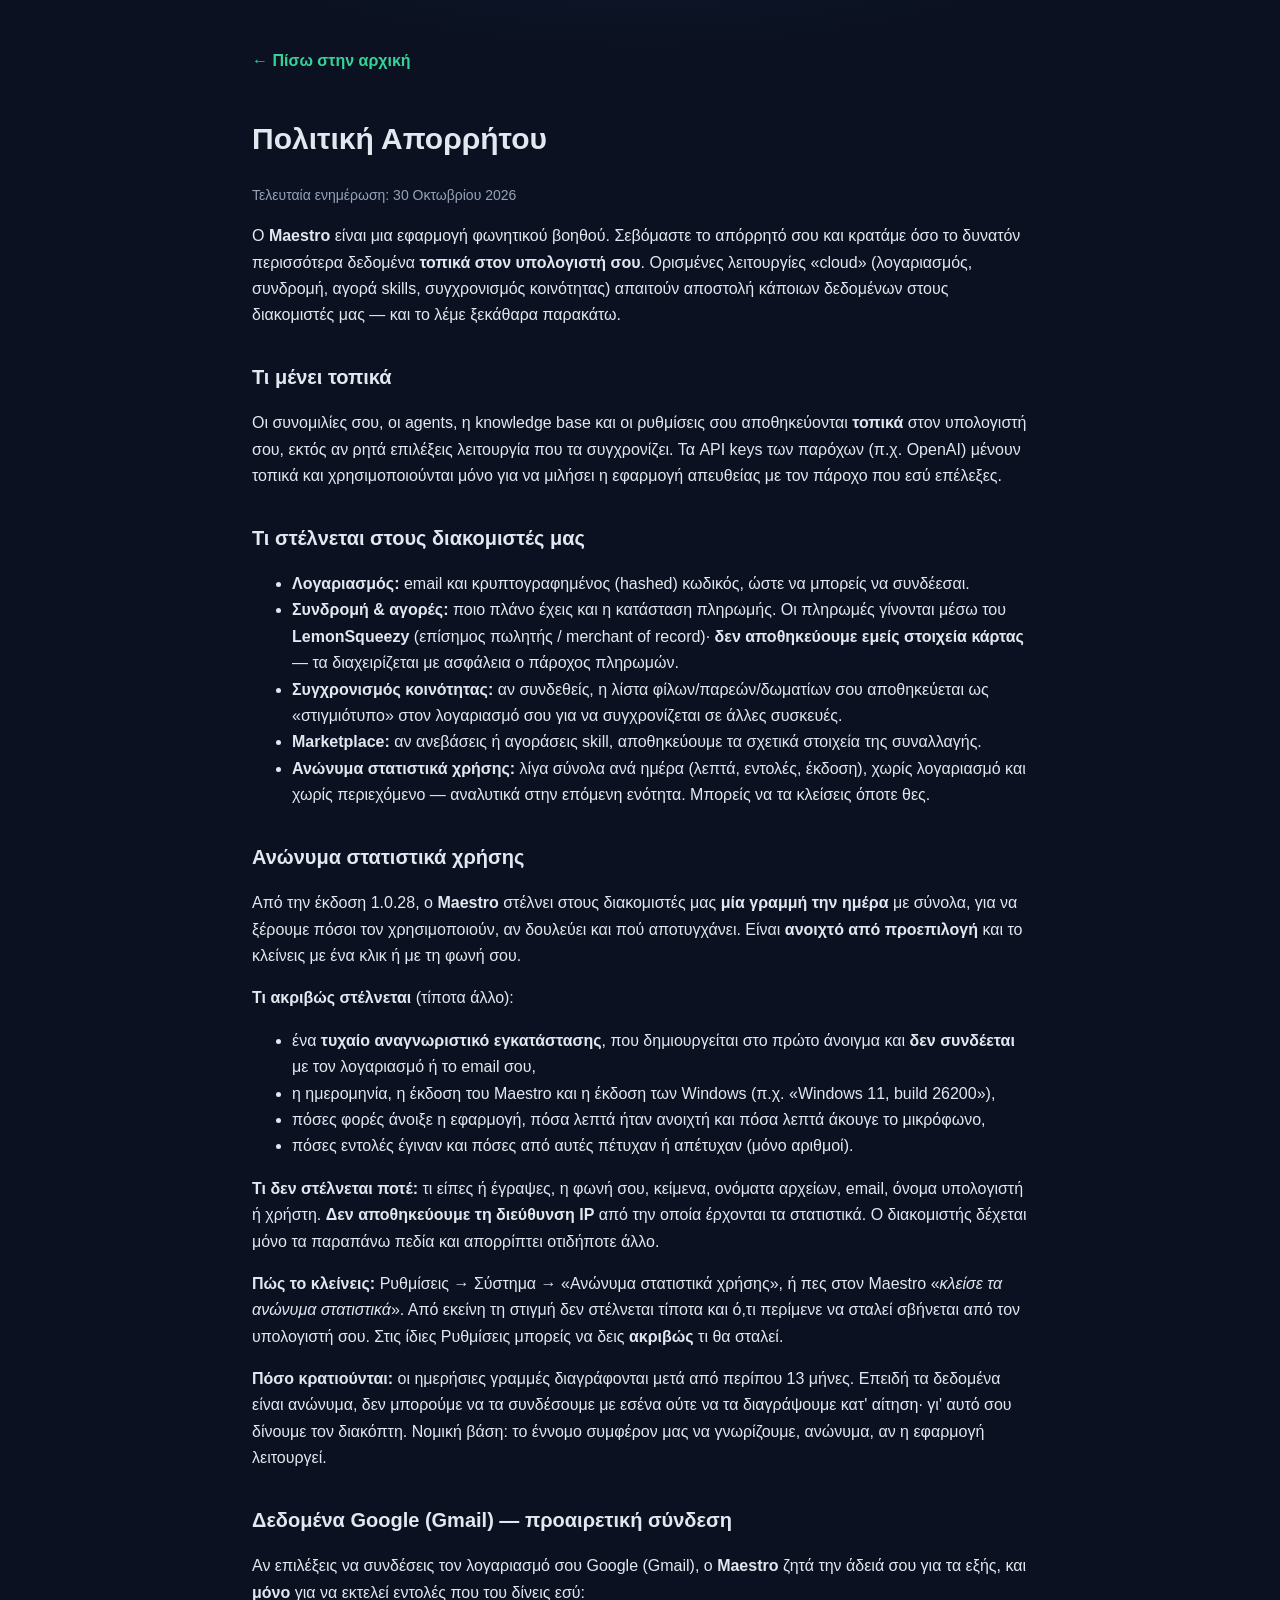
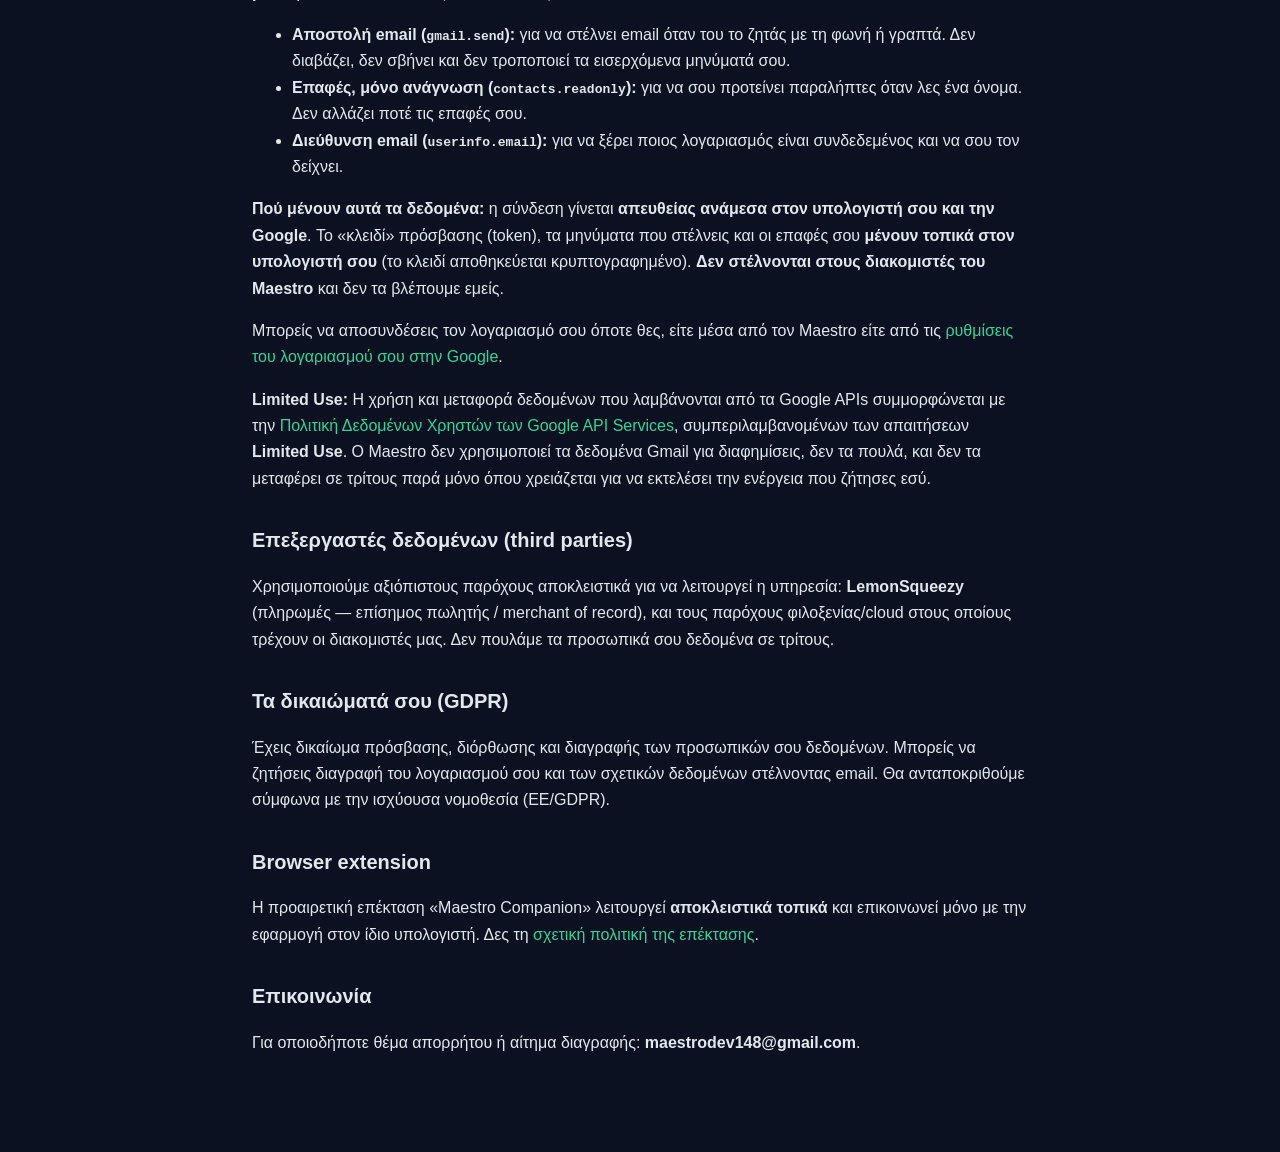
<file: privacy.html>
<!DOCTYPE html>
<html lang="el">
<head>
  <meta charset="UTF-8" />
  <meta name="viewport" content="width=device-width, initial-scale=1" />
  <title>Maestro — Πολιτική Απορρήτου</title>
  <link rel="stylesheet" href="styles.css" />
</head>
<body>
  <div class="legal">
    <a class="back-home" href="index.html">← Πίσω στην αρχική</a>
    <h1>Πολιτική Απορρήτου</h1>
    <p class="muted">Τελευταία ενημέρωση: 30 Οκτωβρίου 2026</p>

    <p>
      Ο <strong>Maestro</strong> είναι μια εφαρμογή φωνητικού βοηθού. Σεβόμαστε το απόρρητό σου
      και κρατάμε όσο το δυνατόν περισσότερα δεδομένα <strong>τοπικά στον υπολογιστή σου</strong>.
      Ορισμένες λειτουργίες «cloud» (λογαριασμός, συνδρομή, αγορά skills, συγχρονισμός κοινότητας)
      απαιτούν αποστολή κάποιων δεδομένων στους διακομιστές μας — και το λέμε ξεκάθαρα παρακάτω.
    </p>

    <h2>Τι μένει τοπικά</h2>
    <p>
      Οι συνομιλίες σου, οι agents, η knowledge base και οι ρυθμίσεις σου αποθηκεύονται
      <strong>τοπικά</strong> στον υπολογιστή σου, εκτός αν ρητά επιλέξεις λειτουργία που τα
      συγχρονίζει. Τα API keys των παρόχων (π.χ. OpenAI) μένουν τοπικά και χρησιμοποιούνται
      μόνο για να μιλήσει η εφαρμογή απευθείας με τον πάροχο που εσύ επέλεξες.
    </p>

    <h2>Τι στέλνεται στους διακομιστές μας</h2>
    <ul>
      <li><strong>Λογαριασμός:</strong> email και κρυπτογραφημένος (hashed) κωδικός, ώστε να μπορείς να συνδέεσαι.</li>
      <li><strong>Συνδρομή &amp; αγορές:</strong> ποιο πλάνο έχεις και η κατάσταση πληρωμής. Οι πληρωμές γίνονται μέσω του <strong>LemonSqueezy</strong> (επίσημος πωλητής / merchant of record)· <strong>δεν αποθηκεύουμε εμείς στοιχεία κάρτας</strong> — τα διαχειρίζεται με ασφάλεια ο πάροχος πληρωμών.</li>
      <li><strong>Συγχρονισμός κοινότητας:</strong> αν συνδεθείς, η λίστα φίλων/παρεών/δωματίων σου αποθηκεύεται ως «στιγμιότυπο» στον λογαριασμό σου για να συγχρονίζεται σε άλλες συσκευές.</li>
      <li><strong>Marketplace:</strong> αν ανεβάσεις ή αγοράσεις skill, αποθηκεύουμε τα σχετικά στοιχεία της συναλλαγής.</li>
      <li><strong>Ανώνυμα στατιστικά χρήσης:</strong> λίγα σύνολα ανά ημέρα (λεπτά, εντολές, έκδοση), χωρίς λογαριασμό και χωρίς περιεχόμενο — αναλυτικά στην επόμενη ενότητα. Μπορείς να τα κλείσεις όποτε θες.</li>
    </ul>

    <h2>Ανώνυμα στατιστικά χρήσης</h2>
    <p>
      Από την έκδοση 1.0.28, ο <strong>Maestro</strong> στέλνει στους διακομιστές μας <strong>μία γραμμή την ημέρα</strong>
      με σύνολα, για να ξέρουμε πόσοι τον χρησιμοποιούν, αν δουλεύει και πού αποτυγχάνει. Είναι <strong>ανοιχτό από
      προεπιλογή</strong> και το κλείνεις με ένα κλικ ή με τη φωνή σου.
    </p>
    <p><strong>Τι ακριβώς στέλνεται</strong> (τίποτα άλλο):</p>
    <ul>
      <li>ένα <strong>τυχαίο αναγνωριστικό εγκατάστασης</strong>, που δημιουργείται στο πρώτο άνοιγμα και <strong>δεν συνδέεται</strong> με τον λογαριασμό ή το email σου,</li>
      <li>η ημερομηνία, η έκδοση του Maestro και η έκδοση των Windows (π.χ. «Windows 11, build 26200»),</li>
      <li>πόσες φορές άνοιξε η εφαρμογή, πόσα λεπτά ήταν ανοιχτή και πόσα λεπτά άκουγε το μικρόφωνο,</li>
      <li>πόσες εντολές έγιναν και πόσες από αυτές πέτυχαν ή απέτυχαν (μόνο αριθμοί).</li>
    </ul>
    <p>
      <strong>Τι δεν στέλνεται ποτέ:</strong> τι είπες ή έγραψες, η φωνή σου, κείμενα, ονόματα αρχείων, email, όνομα
      υπολογιστή ή χρήστη. <strong>Δεν αποθηκεύουμε τη διεύθυνση IP</strong> από την οποία έρχονται τα στατιστικά.
      Ο διακομιστής δέχεται μόνο τα παραπάνω πεδία και απορρίπτει οτιδήποτε άλλο.
    </p>
    <p>
      <strong>Πώς το κλείνεις:</strong> Ρυθμίσεις → Σύστημα → «Ανώνυμα στατιστικά χρήσης», ή πες στον Maestro
      «<em>κλείσε τα ανώνυμα στατιστικά</em>». Από εκείνη τη στιγμή δεν στέλνεται τίποτα και ό,τι περίμενε να σταλεί
      σβήνεται από τον υπολογιστή σου. Στις ίδιες Ρυθμίσεις μπορείς να δεις <strong>ακριβώς</strong> τι θα σταλεί.
    </p>
    <p>
      <strong>Πόσο κρατιούνται:</strong> οι ημερήσιες γραμμές διαγράφονται μετά από περίπου 13 μήνες. Επειδή τα δεδομένα
      είναι ανώνυμα, δεν μπορούμε να τα συνδέσουμε με εσένα ούτε να τα διαγράψουμε κατ' αίτηση· γι' αυτό σου δίνουμε τον
      διακόπτη. Νομική βάση: το έννομο συμφέρον μας να γνωρίζουμε, ανώνυμα, αν η εφαρμογή λειτουργεί.
    </p>

    <h2>Δεδομένα Google (Gmail) — προαιρετική σύνδεση</h2>
    <p>
      Αν επιλέξεις να συνδέσεις τον λογαριασμό σου Google (Gmail), ο <strong>Maestro</strong> ζητά την
      άδειά σου για τα εξής, και <strong>μόνο</strong> για να εκτελεί εντολές που του δίνεις εσύ:
    </p>
    <ul>
      <li><strong>Αποστολή email (<code>gmail.send</code>):</strong> για να στέλνει email όταν του το ζητάς με τη φωνή ή γραπτά. Δεν διαβάζει, δεν σβήνει και δεν τροποποιεί τα εισερχόμενα μηνύματά σου.</li>
      <li><strong>Επαφές, μόνο ανάγνωση (<code>contacts.readonly</code>):</strong> για να σου προτείνει παραλήπτες όταν λες ένα όνομα. Δεν αλλάζει ποτέ τις επαφές σου.</li>
      <li><strong>Διεύθυνση email (<code>userinfo.email</code>):</strong> για να ξέρει ποιος λογαριασμός είναι συνδεδεμένος και να σου τον δείχνει.</li>
    </ul>
    <p>
      <strong>Πού μένουν αυτά τα δεδομένα:</strong> η σύνδεση γίνεται <strong>απευθείας ανάμεσα στον υπολογιστή σου και την Google</strong>.
      Το «κλειδί» πρόσβασης (token), τα μηνύματα που στέλνεις και οι επαφές σου <strong>μένουν τοπικά στον υπολογιστή σου</strong>
      (το κλειδί αποθηκεύεται κρυπτογραφημένο). <strong>Δεν στέλνονται στους διακομιστές του Maestro</strong> και δεν τα βλέπουμε εμείς.
    </p>
    <p>
      Μπορείς να αποσυνδέσεις τον λογαριασμό σου όποτε θες, είτε μέσα από τον Maestro είτε από τις
      <a href="https://myaccount.google.com/permissions">ρυθμίσεις του λογαριασμού σου στην Google</a>.
    </p>
    <p>
      <strong>Limited Use:</strong> Η χρήση και μεταφορά δεδομένων που λαμβάνονται από τα Google APIs
      συμμορφώνεται με την <a href="https://developers.google.com/terms/api-services-user-data-policy">Πολιτική Δεδομένων Χρηστών των Google API Services</a>,
      συμπεριλαμβανομένων των απαιτήσεων <strong>Limited Use</strong>. Ο Maestro δεν χρησιμοποιεί τα δεδομένα Gmail
      για διαφημίσεις, δεν τα πουλά, και δεν τα μεταφέρει σε τρίτους παρά μόνο όπου χρειάζεται για να εκτελέσει
      την ενέργεια που ζήτησες εσύ.
    </p>

    <h2>Επεξεργαστές δεδομένων (third parties)</h2>
    <p>
      Χρησιμοποιούμε αξιόπιστους παρόχους αποκλειστικά για να λειτουργεί η υπηρεσία:
      <strong>LemonSqueezy</strong> (πληρωμές — επίσημος πωλητής / merchant of record), και τους παρόχους φιλοξενίας/cloud στους οποίους τρέχουν
      οι διακομιστές μας. Δεν πουλάμε τα προσωπικά σου δεδομένα σε τρίτους.
    </p>

    <h2>Τα δικαιώματά σου (GDPR)</h2>
    <p>
      Έχεις δικαίωμα πρόσβασης, διόρθωσης και διαγραφής των προσωπικών σου δεδομένων. Μπορείς να
      ζητήσεις διαγραφή του λογαριασμού σου και των σχετικών δεδομένων στέλνοντας email. Θα
      ανταποκριθούμε σύμφωνα με την ισχύουσα νομοθεσία (ΕΕ/GDPR).
    </p>

    <h2>Browser extension</h2>
    <p>
      Η προαιρετική επέκταση «Maestro Companion» λειτουργεί <strong>αποκλειστικά τοπικά</strong>
      και επικοινωνεί μόνο με την εφαρμογή στον ίδιο υπολογιστή. Δες τη
      <a href="extension-privacy.html">σχετική πολιτική της επέκτασης</a>.
    </p>

    <h2>Επικοινωνία</h2>
    <p>
      Για οποιοδήποτε θέμα απορρήτου ή αίτημα διαγραφής: <strong>maestrodev148@gmail.com</strong>.
    </p>
  </div>
</body>
</html>
</file>
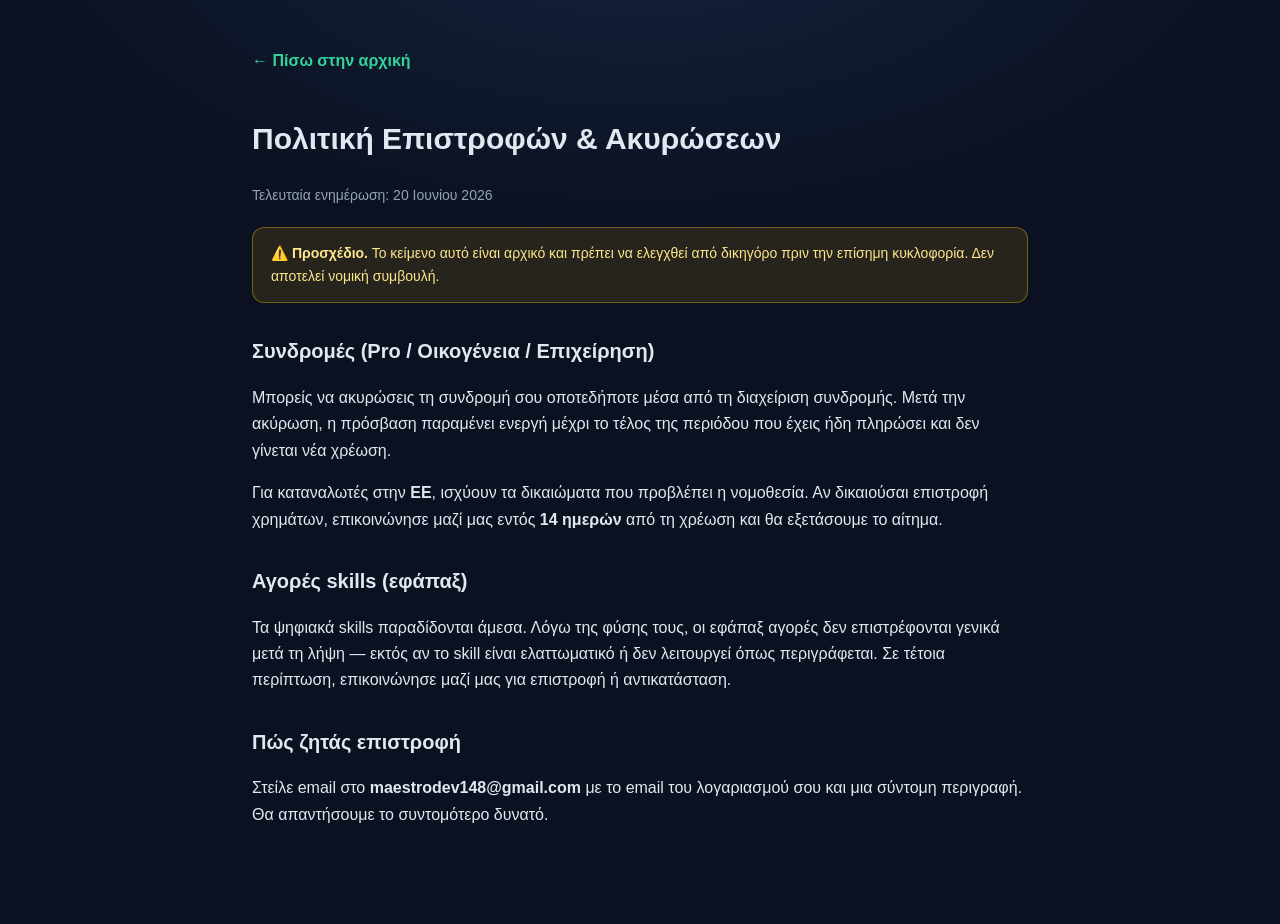
<file: refund.html>
<!DOCTYPE html>
<html lang="el">
<head>
  <meta charset="UTF-8" />
  <meta name="viewport" content="width=device-width, initial-scale=1" />
  <title>Maestro — Πολιτική Επιστροφών</title>
  <link rel="stylesheet" href="styles.css" />
</head>
<body>
  <div class="legal">
    <a class="back-home" href="index.html">← Πίσω στην αρχική</a>
    <h1>Πολιτική Επιστροφών &amp; Ακυρώσεων</h1>
    <p class="muted">Τελευταία ενημέρωση: 20 Ιουνίου 2026</p>

    <div class="draft-banner">
      ⚠️ <strong>Προσχέδιο.</strong> Το κείμενο αυτό είναι αρχικό και πρέπει να ελεγχθεί
      από δικηγόρο πριν την επίσημη κυκλοφορία. Δεν αποτελεί νομική συμβουλή.
    </div>

    <h2>Συνδρομές (Pro / Οικογένεια / Επιχείρηση)</h2>
    <p>
      Μπορείς να ακυρώσεις τη συνδρομή σου οποτεδήποτε μέσα από τη διαχείριση συνδρομής. Μετά την
      ακύρωση, η πρόσβαση παραμένει ενεργή μέχρι το τέλος της περιόδου που έχεις ήδη πληρώσει και
      δεν γίνεται νέα χρέωση.
    </p>
    <p>
      Για καταναλωτές στην <strong>ΕΕ</strong>, ισχύουν τα δικαιώματα που προβλέπει η νομοθεσία.
      Αν δικαιούσαι επιστροφή χρημάτων, επικοινώνησε μαζί μας εντός <strong>14 ημερών</strong> από
      τη χρέωση και θα εξετάσουμε το αίτημα.
    </p>

    <h2>Αγορές skills (εφάπαξ)</h2>
    <p>
      Τα ψηφιακά skills παραδίδονται άμεσα. Λόγω της φύσης τους, οι εφάπαξ αγορές δεν επιστρέφονται
      γενικά μετά τη λήψη — εκτός αν το skill είναι ελαττωματικό ή δεν λειτουργεί όπως περιγράφεται.
      Σε τέτοια περίπτωση, επικοινώνησε μαζί μας για επιστροφή ή αντικατάσταση.
    </p>

    <h2>Πώς ζητάς επιστροφή</h2>
    <p>
      Στείλε email στο <strong>maestrodev148@gmail.com</strong> με το email του λογαριασμού σου και
      μια σύντομη περιγραφή. Θα απαντήσουμε το συντομότερο δυνατό.
    </p>
  </div>
</body>
</html>
</file>
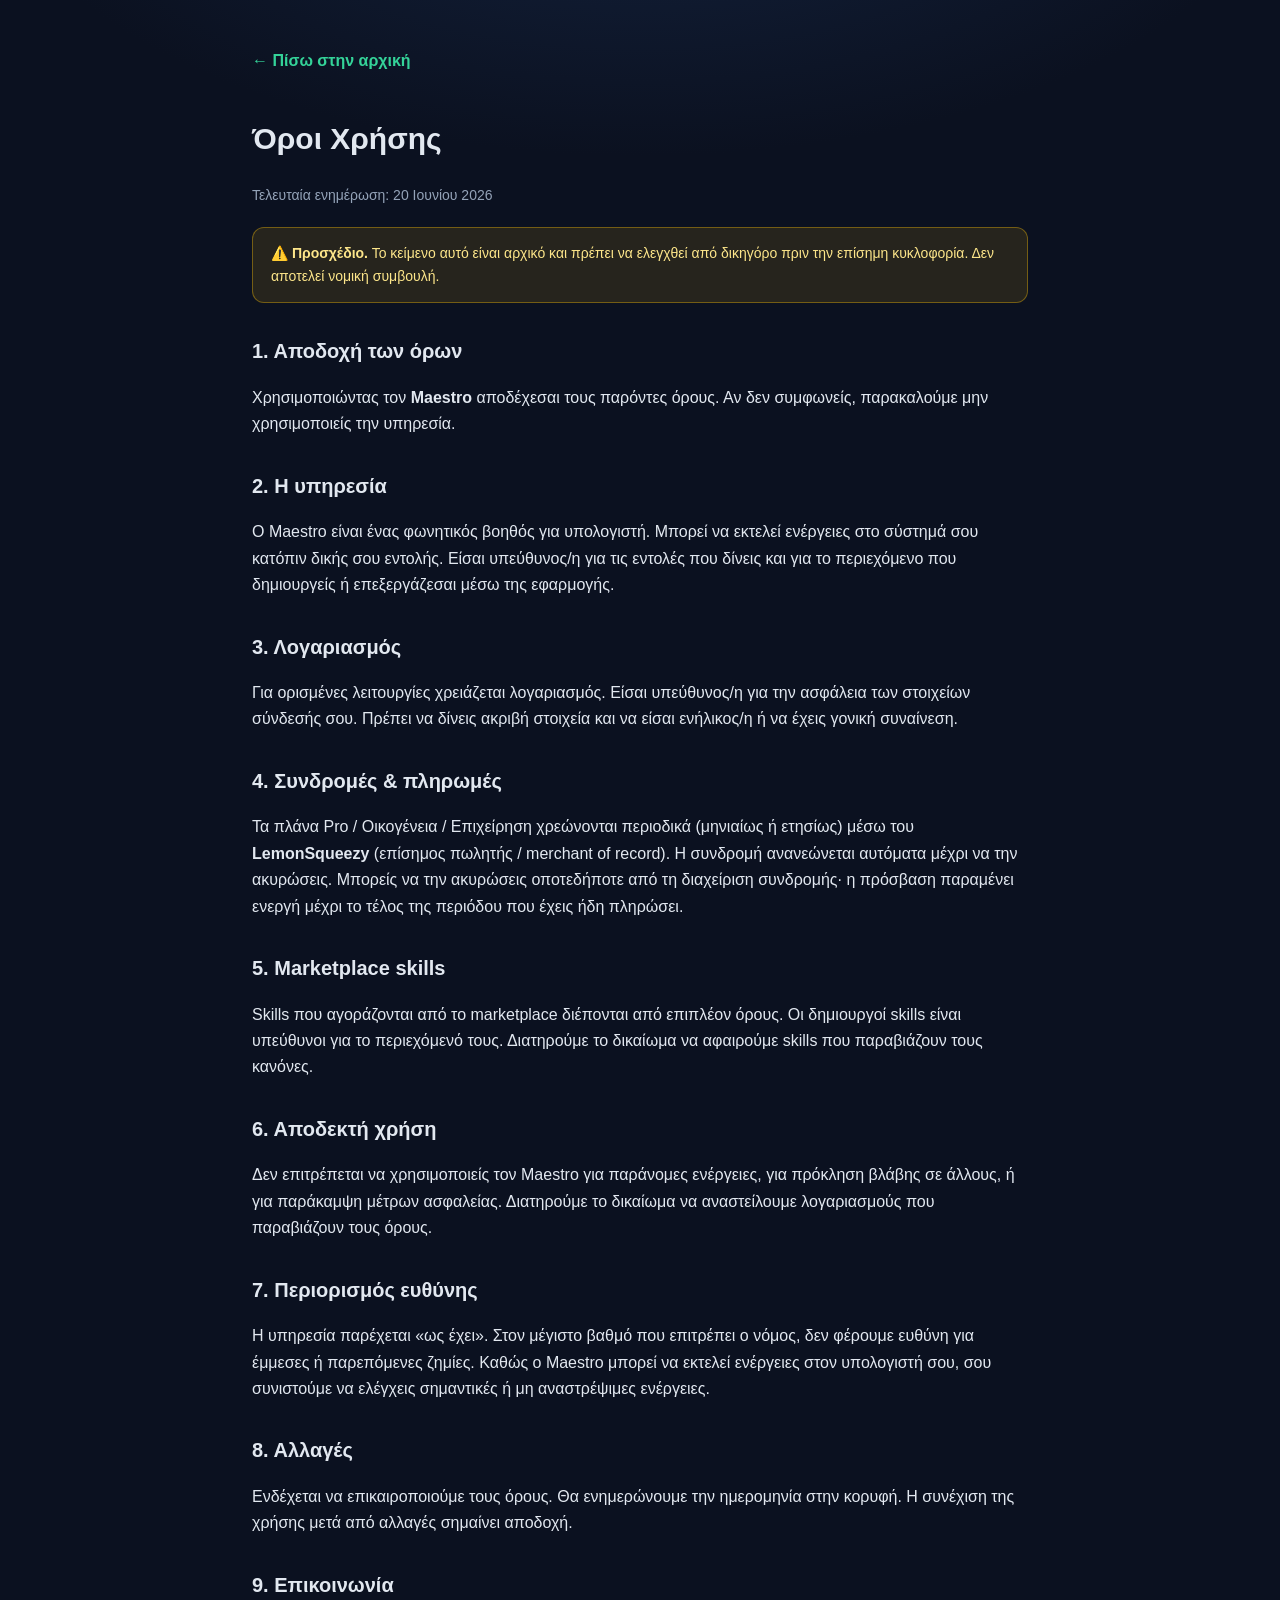
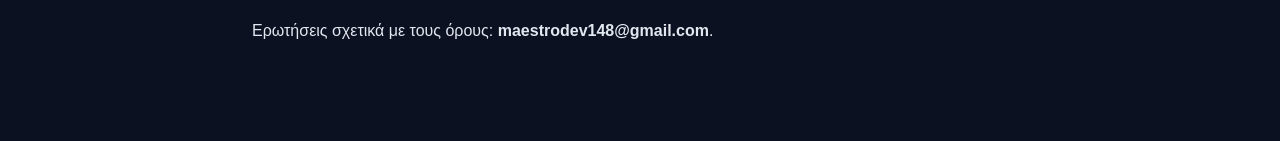
<file: terms.html>
<!DOCTYPE html>
<html lang="el">
<head>
  <meta charset="UTF-8" />
  <meta name="viewport" content="width=device-width, initial-scale=1" />
  <title>Maestro — Όροι Χρήσης</title>
  <link rel="stylesheet" href="styles.css" />
</head>
<body>
  <div class="legal">
    <a class="back-home" href="index.html">← Πίσω στην αρχική</a>
    <h1>Όροι Χρήσης</h1>
    <p class="muted">Τελευταία ενημέρωση: 20 Ιουνίου 2026</p>

    <div class="draft-banner">
      ⚠️ <strong>Προσχέδιο.</strong> Το κείμενο αυτό είναι αρχικό και πρέπει να ελεγχθεί
      από δικηγόρο πριν την επίσημη κυκλοφορία. Δεν αποτελεί νομική συμβουλή.
    </div>

    <h2>1. Αποδοχή των όρων</h2>
    <p>
      Χρησιμοποιώντας τον <strong>Maestro</strong> αποδέχεσαι τους παρόντες όρους. Αν δεν
      συμφωνείς, παρακαλούμε μην χρησιμοποιείς την υπηρεσία.
    </p>

    <h2>2. Η υπηρεσία</h2>
    <p>
      Ο Maestro είναι ένας φωνητικός βοηθός για υπολογιστή. Μπορεί να εκτελεί ενέργειες στο
      σύστημά σου κατόπιν δικής σου εντολής. Είσαι υπεύθυνος/η για τις εντολές που δίνεις και
      για το περιεχόμενο που δημιουργείς ή επεξεργάζεσαι μέσω της εφαρμογής.
    </p>

    <h2>3. Λογαριασμός</h2>
    <p>
      Για ορισμένες λειτουργίες χρειάζεται λογαριασμός. Είσαι υπεύθυνος/η για την ασφάλεια των
      στοιχείων σύνδεσής σου. Πρέπει να δίνεις ακριβή στοιχεία και να είσαι ενήλικος/η ή να έχεις
      γονική συναίνεση.
    </p>

    <h2>4. Συνδρομές &amp; πληρωμές</h2>
    <p>
      Τα πλάνα Pro / Οικογένεια / Επιχείρηση χρεώνονται περιοδικά (μηνιαίως ή ετησίως) μέσω του <strong>LemonSqueezy</strong> (επίσημος πωλητής / merchant of record). Η
      συνδρομή ανανεώνεται αυτόματα μέχρι να την ακυρώσεις. Μπορείς να την ακυρώσεις οποτεδήποτε
      από τη διαχείριση συνδρομής· η πρόσβαση παραμένει ενεργή μέχρι το τέλος της περιόδου που
      έχεις ήδη πληρώσει.
    </p>

    <h2>5. Marketplace skills</h2>
    <p>
      Skills που αγοράζονται από το marketplace διέπονται από επιπλέον όρους. Οι δημιουργοί skills
      είναι υπεύθυνοι για το περιεχόμενό τους. Διατηρούμε το δικαίωμα να αφαιρούμε skills που
      παραβιάζουν τους κανόνες.
    </p>

    <h2>6. Αποδεκτή χρήση</h2>
    <p>
      Δεν επιτρέπεται να χρησιμοποιείς τον Maestro για παράνομες ενέργειες, για πρόκληση βλάβης σε
      άλλους, ή για παράκαμψη μέτρων ασφαλείας. Διατηρούμε το δικαίωμα να αναστείλουμε λογαριασμούς
      που παραβιάζουν τους όρους.
    </p>

    <h2>7. Περιορισμός ευθύνης</h2>
    <p>
      Η υπηρεσία παρέχεται «ως έχει». Στον μέγιστο βαθμό που επιτρέπει ο νόμος, δεν φέρουμε ευθύνη
      για έμμεσες ή παρεπόμενες ζημίες. Καθώς ο Maestro μπορεί να εκτελεί ενέργειες στον υπολογιστή
      σου, σου συνιστούμε να ελέγχεις σημαντικές ή μη αναστρέψιμες ενέργειες.
    </p>

    <h2>8. Αλλαγές</h2>
    <p>
      Ενδέχεται να επικαιροποιούμε τους όρους. Θα ενημερώνουμε την ημερομηνία στην κορυφή. Η
      συνέχιση της χρήσης μετά από αλλαγές σημαίνει αποδοχή.
    </p>

    <h2>9. Επικοινωνία</h2>
    <p>
      Ερωτήσεις σχετικά με τους όρους: <strong>maestrodev148@gmail.com</strong>.
    </p>
  </div>
</body>
</html>
</file>
<file: styles.css>
:root {
  --bg: #0b1120;
  --bg-soft: #0f172a;
  --card: #1e293b;
  --card-2: #172033;
  --border: #243049;
  --text: #e2e8f0;
  --muted: #94a3b8;
  --accent: #10b981;
  --accent-2: #34d399;
  --accent-ink: #042f24;
  --blue: #3b82f6;
  --radius: 18px;
  --max: 1080px;
}

* { box-sizing: border-box; }

html { scroll-behavior: smooth; }

body {
  margin: 0;
  font-family: -apple-system, "Segoe UI", Roboto, "Helvetica Neue", Arial, sans-serif;
  background: radial-gradient(1200px 600px at 50% -10%, #14233f 0%, var(--bg) 55%);
  color: var(--text);
  line-height: 1.65;
  -webkit-font-smoothing: antialiased;
}

a { color: inherit; text-decoration: none; }

.container { max-width: var(--max); margin: 0 auto; padding: 0 22px; }

/* ── Header ───────────────────────────────────────────── */
.site-header {
  position: sticky; top: 0; z-index: 20;
  backdrop-filter: blur(10px);
  background: rgba(11, 17, 32, 0.72);
  border-bottom: 1px solid var(--border);
}
.site-header .container {
  display: flex; align-items: center; gap: 18px;
  height: 64px;
}
.brand { display: flex; align-items: center; gap: 10px; font-weight: 900; font-size: 20px; letter-spacing: 0.3px; }
.brand .dot { width: 12px; height: 12px; border-radius: 50%; background: var(--accent); box-shadow: 0 0 16px var(--accent); }
.nav { margin-left: auto; display: flex; gap: 22px; align-items: center; }
.nav a { color: var(--muted); font-weight: 600; font-size: 15px; }
.nav a:hover { color: var(--text); }

.btn {
  display: inline-flex; align-items: center; justify-content: center; gap: 8px;
  padding: 12px 20px; border-radius: 999px; font-weight: 800; font-size: 15px;
  border: 1px solid transparent; cursor: pointer; transition: transform .08s ease, background .15s ease;
}
.btn:active { transform: translateY(1px); }
.btn-primary { background: var(--accent); color: var(--accent-ink); }
.btn-primary:hover { background: var(--accent-2); }
.btn-ghost { background: transparent; border-color: var(--border); color: var(--text); }
.btn-ghost:hover { border-color: var(--accent); }

/* ── Hero ─────────────────────────────────────────────── */
.hero { padding: 88px 0 56px; text-align: center; }
.badge {
  display: inline-flex; align-items: center; gap: 8px;
  padding: 7px 14px; border-radius: 999px; font-size: 13px; font-weight: 700;
  background: rgba(16, 185, 129, 0.12); color: var(--accent-2);
  border: 1px solid rgba(16, 185, 129, 0.3); margin-bottom: 22px;
}
.hero h1 { font-size: clamp(34px, 6vw, 58px); line-height: 1.05; margin: 0 0 18px; font-weight: 900; letter-spacing: -0.5px; }
.hero h1 .grad { background: linear-gradient(90deg, var(--accent-2), var(--blue)); -webkit-background-clip: text; background-clip: text; color: transparent; }
.hero p.lead { font-size: clamp(17px, 2.4vw, 21px); color: var(--muted); max-width: 680px; margin: 0 auto 30px; }
.hero .cta { display: flex; gap: 14px; justify-content: center; flex-wrap: wrap; }
.hero .fineprint { margin-top: 18px; font-size: 13px; color: var(--muted); }

/* ── Sections ─────────────────────────────────────────── */
section { padding: 64px 0; }
.section-title { text-align: center; font-size: clamp(26px, 4vw, 38px); font-weight: 900; margin: 0 0 12px; }
.section-sub { text-align: center; color: var(--muted); max-width: 620px; margin: 0 auto 44px; }

.grid { display: grid; gap: 18px; }
.grid-3 { grid-template-columns: repeat(3, 1fr); }
@media (max-width: 820px) { .grid-3 { grid-template-columns: 1fr; } }

.card {
  background: linear-gradient(180deg, var(--card) 0%, var(--card-2) 100%);
  border: 1px solid var(--border); border-radius: var(--radius); padding: 26px;
}
.card .ico { font-size: 26px; margin-bottom: 12px; }
.card h3 { margin: 0 0 8px; font-size: 19px; font-weight: 800; }
.card p { margin: 0; color: var(--muted); font-size: 15px; }

/* ── Accessibility highlight ──────────────────────────── */
.access {
  background: linear-gradient(135deg, rgba(59,130,246,.12), rgba(16,185,129,.10));
  border: 1px solid var(--border); border-radius: 24px; padding: 40px;
  text-align: center;
}
.access h2 { font-size: clamp(24px, 3.6vw, 32px); margin: 0 0 12px; font-weight: 900; }
.access p { color: var(--muted); max-width: 720px; margin: 0 auto; font-size: 17px; }

/* ── Pricing ──────────────────────────────────────────── */
.pricing { display: grid; grid-template-columns: repeat(4, 1fr); gap: 16px; align-items: stretch; }
@media (max-width: 980px) { .pricing { grid-template-columns: repeat(2, 1fr); } }
@media (max-width: 560px) { .pricing { grid-template-columns: 1fr; } }
.plan {
  background: var(--card); border: 1px solid var(--border); border-radius: var(--radius);
  padding: 26px; display: flex; flex-direction: column;
}
.plan.featured { border-color: var(--accent); box-shadow: 0 0 0 1px var(--accent), 0 20px 60px -30px var(--accent); }
.plan .tag { font-size: 12px; font-weight: 800; text-transform: uppercase; letter-spacing: 1.5px; color: var(--accent-2); }
.plan h3 { font-size: 22px; margin: 6px 0 2px; font-weight: 900; }
.plan .price { font-size: 30px; font-weight: 900; margin: 12px 0 2px; }
.plan .price small { font-size: 14px; color: var(--muted); font-weight: 600; }
.plan .desc { color: var(--muted); font-size: 14px; min-height: 40px; margin-bottom: 12px; }
.plan .devices { display: inline-block; margin: 0 0 14px; padding: 5px 12px; font-size: 13px; font-weight: 800; color: var(--accent-2); border: 1px solid var(--accent); border-radius: 999px; }
.plan ul { list-style: none; padding: 0; margin: 0 0 22px; display: grid; gap: 9px; }
.plan li { font-size: 14px; color: var(--text); padding-left: 24px; position: relative; }
.plan li::before { content: "✓"; position: absolute; left: 0; color: var(--accent); font-weight: 900; }
.plan .btn { margin-top: auto; width: 100%; }

/* ── Footer ───────────────────────────────────────────── */
.site-footer { border-top: 1px solid var(--border); padding: 40px 0; color: var(--muted); }
.site-footer .container { display: flex; flex-wrap: wrap; gap: 18px; align-items: center; }
.site-footer .links { margin-left: auto; display: flex; gap: 20px; flex-wrap: wrap; }
.site-footer a { color: var(--muted); font-size: 14px; }
.site-footer a:hover { color: var(--text); }

/* ── Legal pages ──────────────────────────────────────── */
.legal { max-width: 820px; margin: 0 auto; padding: 48px 22px 80px; }
.legal h1 { font-size: 30px; }
.legal h2 { font-size: 20px; margin-top: 32px; }
.legal p, .legal li { color: var(--text); }
.legal .muted { color: var(--muted); font-size: 14px; }
.legal a { color: var(--accent-2); }
.draft-banner {
  background: rgba(234, 179, 8, 0.12); border: 1px solid rgba(234, 179, 8, 0.4);
  color: #fde68a; border-radius: 12px; padding: 14px 18px; font-size: 14px; margin: 20px 0 28px;
}
.back-home { display: inline-block; margin-bottom: 20px; color: var(--accent-2); font-weight: 700; }
</file>
